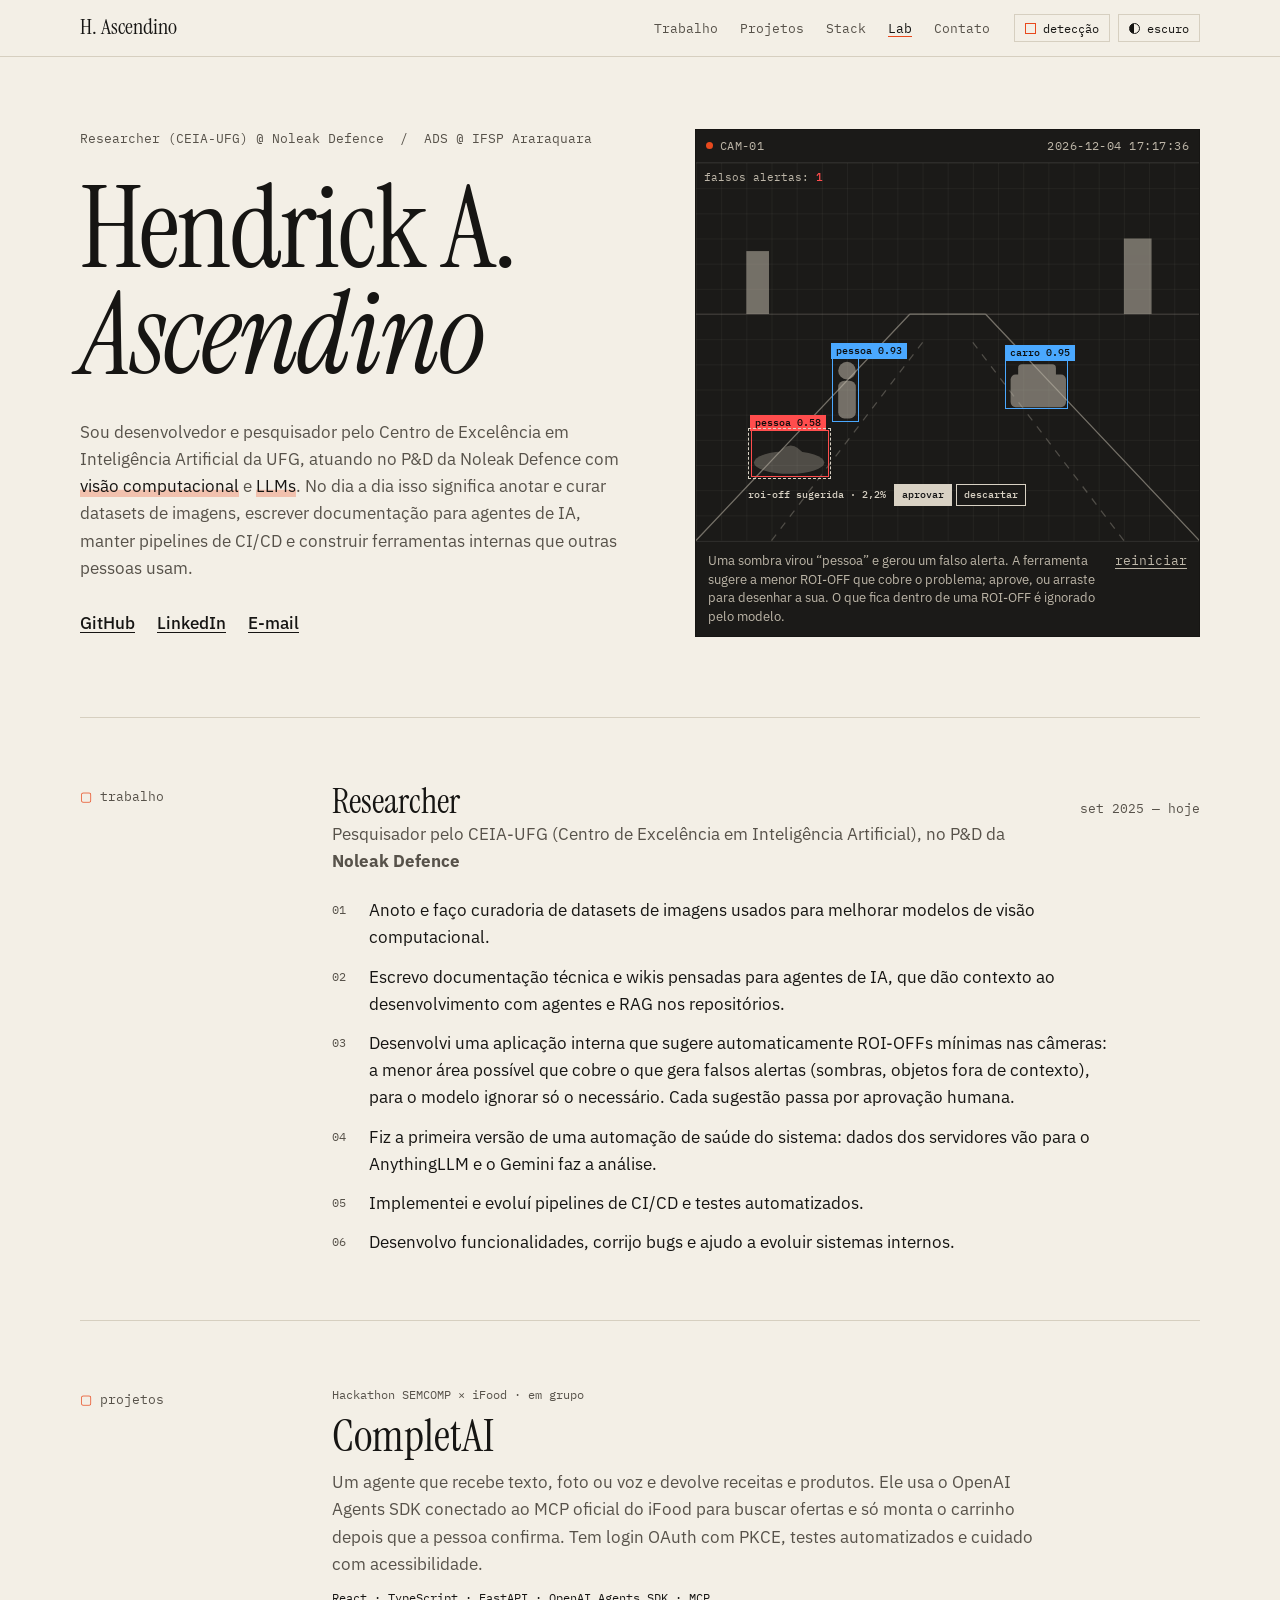
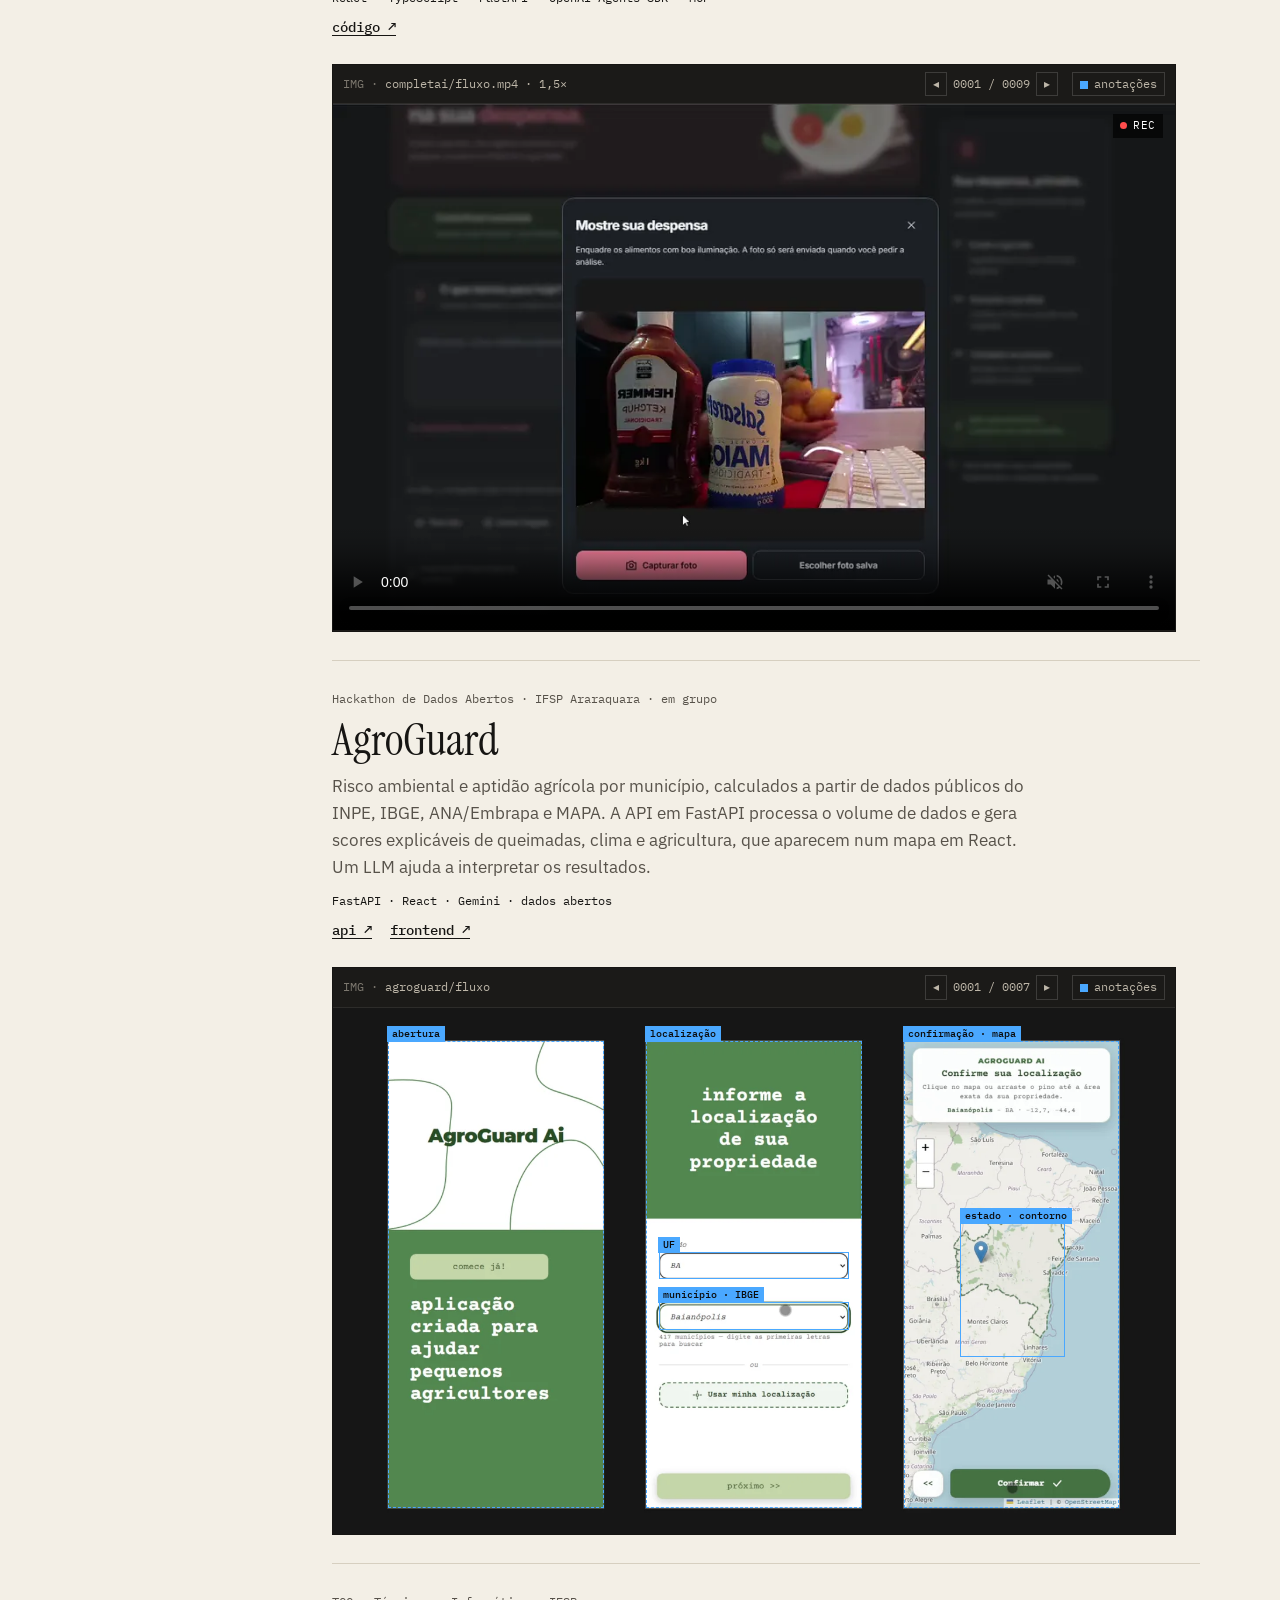
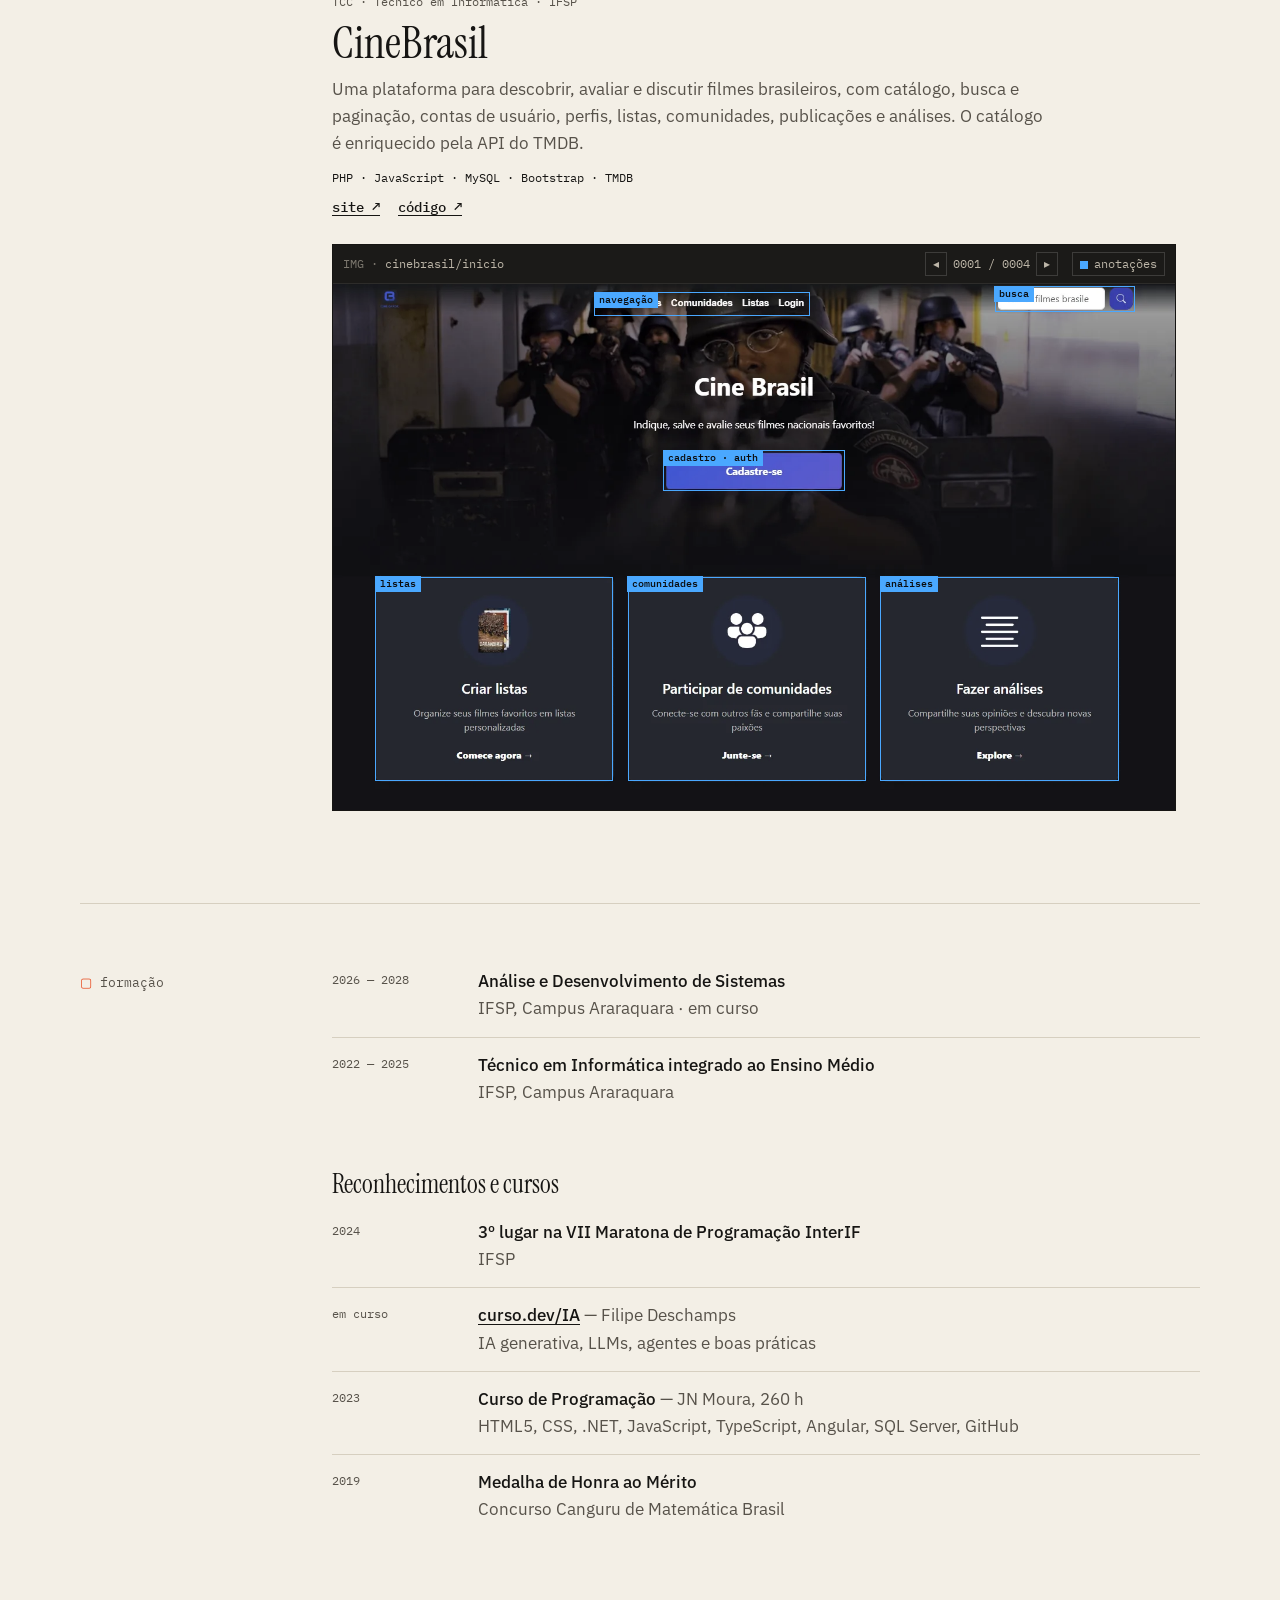
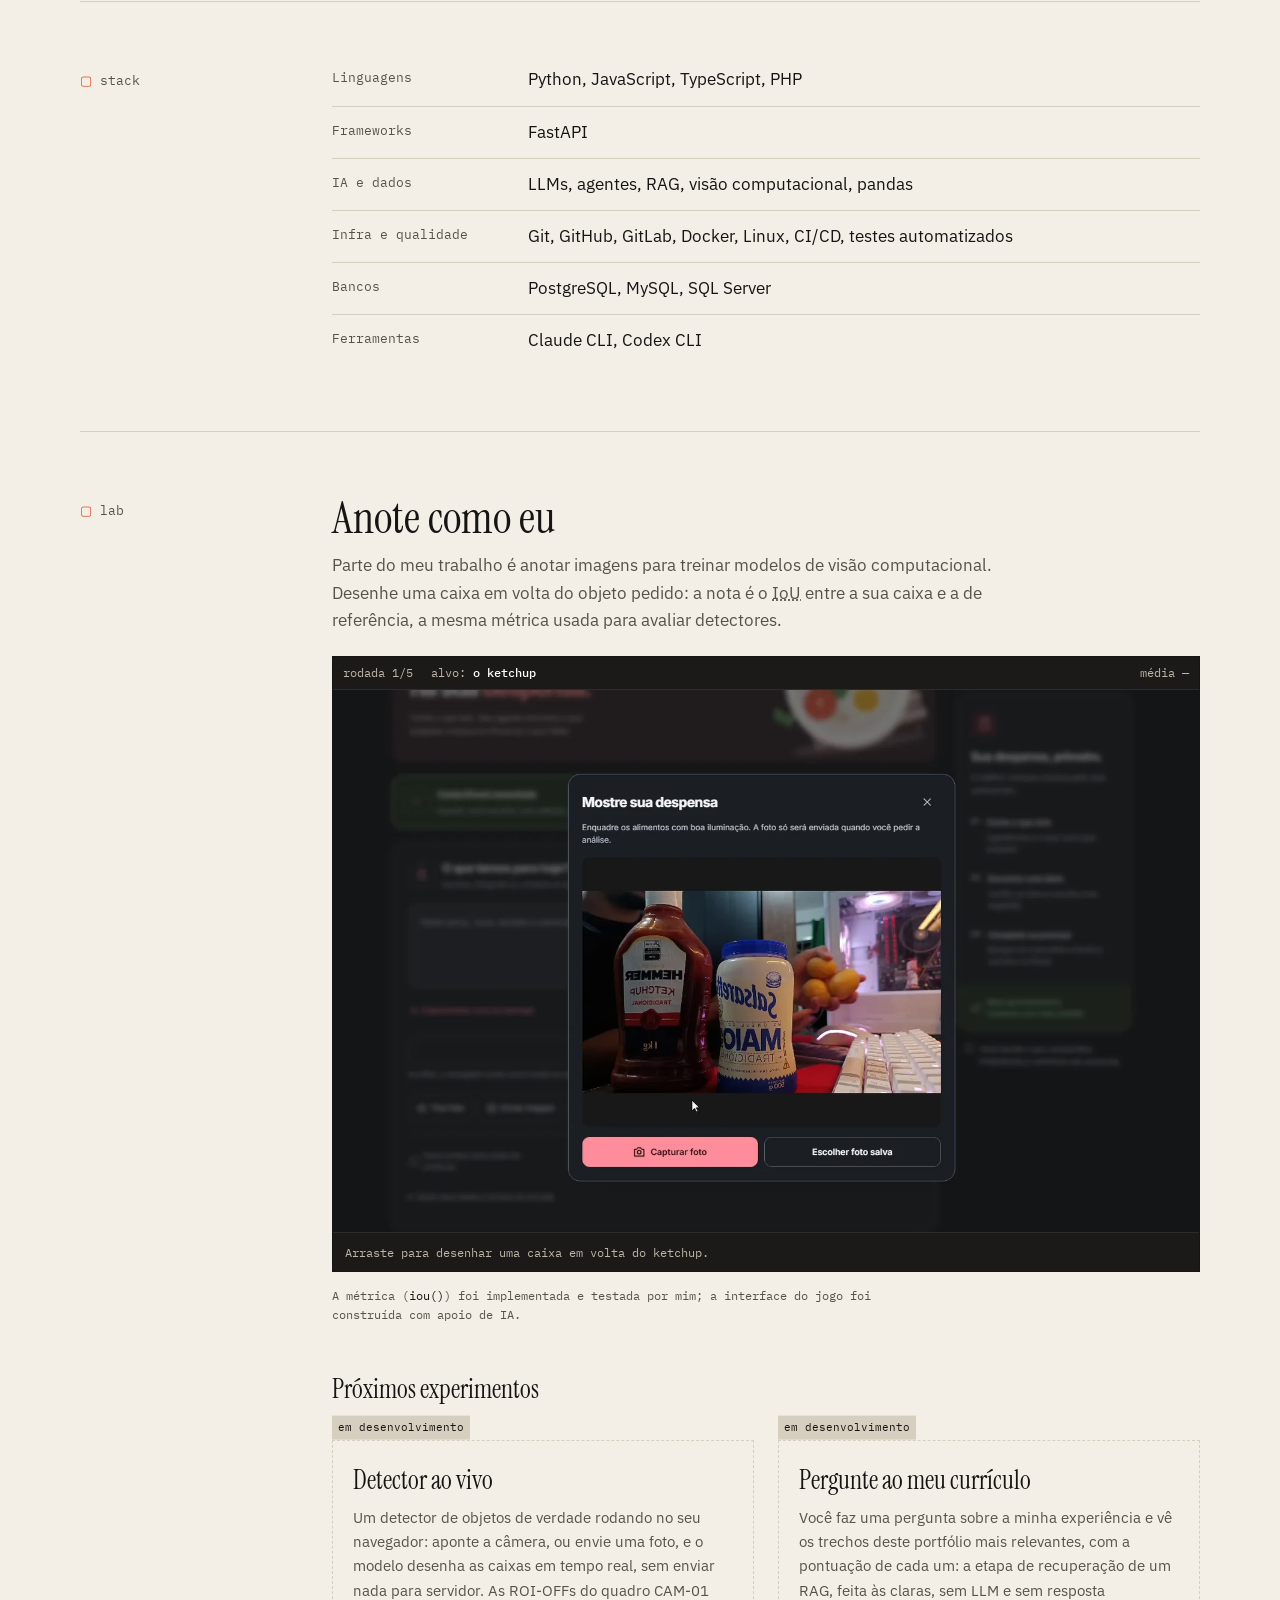
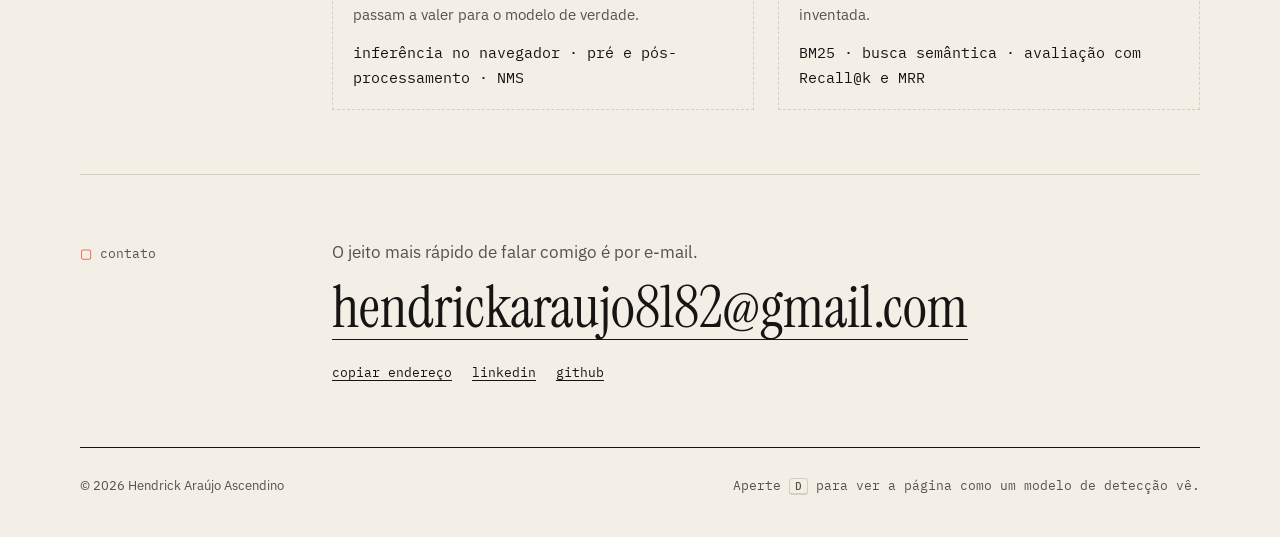
<file: index.html>
<!doctype html>
<html lang="pt-BR">
<head>
  <meta charset="utf-8">
  <meta name="viewport" content="width=device-width, initial-scale=1">
  <title>Hendrick Ascendino</title>
  <meta name="description" content="Hendrick Araújo Ascendino — desenvolvedor e pesquisador no CEIA-UFG. Visão computacional, LLMs, RAG e aplicações full stack.">
  <meta property="og:title" content="Hendrick Ascendino">
  <meta property="og:description" content="Desenvolvedor e pesquisador no CEIA-UFG. Visão computacional, LLMs e full stack.">
  <link rel="icon" href="data:image/svg+xml,<svg xmlns='http://www.w3.org/2000/svg' viewBox='0 0 64 64'><rect width='64' height='64' fill='%23f3efe6'/><path d='M10 22V10h12M42 10h12v12M54 42v12H42M22 54H10V42' fill='none' stroke='%23e8491d' stroke-width='5'/><text x='32' y='42' font-family='Georgia,serif' font-size='30' fill='%23161513' text-anchor='middle'>H</text></svg>">
  <link rel="preconnect" href="https://fonts.googleapis.com">
  <link rel="preconnect" href="https://fonts.gstatic.com" crossorigin>
  <link href="https://fonts.googleapis.com/css2?family=Instrument+Serif:ital@0;1&family=IBM+Plex+Sans:wght@400;500;600&family=IBM+Plex+Mono:wght@400;500&display=swap" rel="stylesheet">
  <link rel="stylesheet" href="styles.css">
  <script>
    document.documentElement.classList.add('js');
    try { const t = localStorage.getItem('theme'); if (t) document.documentElement.dataset.theme = t; } catch (e) {}
  </script>
</head>
<body>
  <a class="skip" href="#conteudo">Pular para o conteúdo</a>

  <header class="top">
    <div class="wrap top__inner">
      <a href="#" class="top__name" data-det="nome">H. Ascendino</a>
      <nav class="top__nav" aria-label="Principal">
        <a href="#trabalho">Trabalho</a>
        <a href="#projetos">Projetos</a>
        <a href="#stack">Stack</a>
        <a href="#lab">Lab</a>
        <a href="#contato">Contato</a>
      </nav>
      <div class="top__tools">
        <button type="button" class="tool" id="detect-toggle" aria-pressed="false" title="Atalho: tecla D">
          <span class="tool__box" aria-hidden="true"></span>detecção
        </button>
        <button type="button" class="tool" id="theme-toggle" aria-label="Alternar tema claro/escuro">
          <span class="tool__theme" aria-hidden="true"></span><span id="theme-label">escuro</span>
        </button>
      </div>
    </div>
  </header>

  <main id="conteudo">

    <!-- ABERTURA -->
    <section class="intro wrap">
      <div class="intro__text">
        <p class="meta">Researcher (CEIA-UFG) @ Noleak Defence &nbsp;/&nbsp; ADS @ IFSP Araraquara</p>
        <h1 data-det="pessoa">Hendrick A.<br><em>Ascendino</em></h1>
        <p class="intro__lead" data-det="resumo">
          Sou desenvolvedor e pesquisador pelo Centro de Excelência em Inteligência Artificial
          da UFG, atuando no P&amp;D da Noleak Defence com <mark>visão computacional</mark> e
          <mark>LLMs</mark>. No dia a dia isso significa
          anotar e curar datasets de imagens, escrever documentação para agentes de IA, manter
          pipelines de CI/CD e construir ferramentas internas que outras pessoas usam.
        </p>
        <p class="intro__links" data-det="links">
          <a href="https://github.com/H3ndrick" target="_blank" rel="noopener">GitHub</a>
          <a href="https://www.linkedin.com/in/hendrick-ascendino/" target="_blank" rel="noopener">LinkedIn</a>
          <a href="mailto:hendrickaraujo8182@gmail.com">E-mail</a>
        </p>
      </div>

      <figure class="cam" data-det="câmera">
        <div class="cam__bar mono">
          <span><span class="rec" aria-hidden="true"></span>CAM-01</span>
          <span id="cam-clock">00:00:00</span>
        </div>
        <div class="cam__frame" id="cam-frame" role="application"
             aria-label="Simulação de câmera: aprove a ROI-OFF sugerida ou arraste para desenhar uma">
          <div class="cam__scene" aria-hidden="true">
            <svg viewBox="0 0 400 300" preserveAspectRatio="xMidYMid slice">
              <defs>
                <pattern id="grid" width="20" height="20" patternUnits="userSpaceOnUse">
                  <path d="M20 0H0V20" fill="none" stroke="currentColor" stroke-width=".5" opacity=".18"/>
                </pattern>
              </defs>
              <rect width="400" height="300" fill="url(#grid)"/>
              <!-- cena em perspectiva: corredor/estacionamento -->
              <g fill="none" stroke="currentColor" stroke-width="1" opacity=".55">
                <path d="M0 300 L170 120 M400 300 L230 120 M170 120 H230"/>
                <path d="M60 300 L182 140 M340 300 L218 140" stroke-dasharray="6 6" opacity=".6"/>
                <path d="M0 120 H400" opacity=".35"/>
              </g>
              <!-- sombra que o modelo confunde com uma pessoa -->
              <g fill="currentColor" opacity=".32">
                <ellipse cx="74" cy="238" rx="28" ry="9"/>
                <path d="M62 236 q12 -22 26 -2 z"/>
              </g>
              <g fill="currentColor" opacity=".55">
                <rect x="250" y="168" width="44" height="26" rx="4"/>
                <rect x="256" y="160" width="30" height="12" rx="3"/>
                <circle cx="120" cy="165" r="7"/>
                <rect x="113" y="173" width="14" height="30" rx="5"/>
                <rect x="40" y="70" width="18" height="50"/>
                <rect x="340" y="60" width="22" height="60"/>
              </g>
            </svg>
          </div>
          <div class="cam__layer" id="cam-layer"></div>
          <div class="cam__cross mono" id="cam-cross" aria-hidden="true"></div>
        </div>
        <figcaption class="cam__caption">
          <span>Uma sombra virou “pessoa” e gerou um falso alerta. A ferramenta sugere a menor ROI-OFF que cobre o problema; aprove, ou arraste para desenhar a sua. O que fica dentro de uma ROI-OFF é ignorado pelo modelo.</span>
          <button type="button" class="link-btn mono" id="cam-clear">reiniciar</button>
        </figcaption>
      </figure>
    </section>

    <!-- TRABALHO -->
    <section class="block wrap" id="trabalho">
      <h2 class="block__label">Trabalho</h2>
      <div class="block__body">
        <article class="job" data-det="experiência">
          <header class="job__head">
            <div>
              <h3>Researcher</h3>
              <p>Pesquisador pelo CEIA-UFG (Centro de Excelência em Inteligência Artificial), no P&amp;D da <strong>Noleak Defence</strong></p>
            </div>
            <p class="mono job__date">set 2025 — hoje</p>
          </header>
          <ul class="job__list">
            <li>Anoto e faço curadoria de datasets de imagens usados para melhorar modelos de visão computacional.</li>
            <li>Escrevo documentação técnica e wikis pensadas para agentes de IA, que dão contexto ao desenvolvimento com agentes e RAG nos repositórios.</li>
            <li>Desenvolvi uma aplicação interna que sugere automaticamente ROI-OFFs mínimas nas câmeras: a menor área possível que cobre o que gera falsos alertas (sombras, objetos fora de contexto), para o modelo ignorar só o necessário. Cada sugestão passa por aprovação humana.</li>
            <li>Fiz a primeira versão de uma automação de saúde do sistema: dados dos servidores vão para o AnythingLLM e o Gemini faz a análise.</li>
            <li>Implementei e evoluí pipelines de CI/CD e testes automatizados.</li>
            <li>Desenvolvo funcionalidades, corrijo bugs e ajudo a evoluir sistemas internos.</li>
          </ul>
        </article>
      </div>
    </section>

    <!-- PROJETOS -->
    <section class="block wrap" id="projetos">
      <h2 class="block__label">Projetos</h2>
      <ol class="block__body projects">
        <li class="proj" data-det="projeto">
          <p class="proj__ctx mono">Hackathon SEMCOMP × iFood · em grupo</p>
          <h3>CompletAI</h3>
          <p class="proj__desc">
            Um agente que recebe texto, foto ou voz e devolve receitas e produtos. Ele usa o
            OpenAI Agents SDK conectado ao MCP oficial do iFood para buscar ofertas e só monta o
            carrinho depois que a pessoa confirma. Tem login OAuth com PKCE, testes automatizados
            e cuidado com acessibilidade.
          </p>
          <p class="proj__stack mono">React · TypeScript · FastAPI · OpenAI Agents SDK · MCP</p>
          <p class="proj__links">
            <a href="https://github.com/YagorVitor/Hackathon-Ifood" target="_blank" rel="noopener">código</a>
          </p>

          <!-- Quadros extraídos da gravação do fluxo completo (endereço desfocado). -->
          <figure class="shot" aria-label="Quadros do CompletAI em funcionamento, com anotações">
            <div class="shot__bar mono">
              <span class="shot__file">completai/fluxo.mp4</span>
              <span class="shot__nav">
                <button type="button" class="shot__btn" data-step="-1" aria-label="Imagem anterior">◂</button>
                <span class="shot__count">0001 / 0009</span>
                <button type="button" class="shot__btn" data-step="1" aria-label="Próxima imagem">▸</button>
              </span>
              <button type="button" class="shot__toggle" aria-pressed="true">anotações</button>
            </div>
            <div class="shot__frame">
              <div class="shot__item shot__item--video" data-file="completai/fluxo.mp4 · 1,5×">
                <video src="img/completai-fluxo.mp4" poster="img/completai-fluxo-poster.webp"
                       muted loop playsinline preload="none"
                       aria-label="Trecho da gravação: a foto da despensa é capturada e o agente lista os ingredientes reconhecidos"></video>
                <span class="shot__rec mono" aria-hidden="true">REC</span>
              </div>
              <div class="shot__item" data-file="completai/inicio" hidden>
                <img src="img/completai-1-inicio.webp" width="1440" height="900" loading="lazy"
                     alt="Tela inicial do CompletAi: etapas do fluxo, conta iFood conectada e campo para descrever a despensa">
                <div class="ann ann--below" style="--l:81.6; --t:3; --w:10.8; --h:4" data-label="OAuth · iFood"></div>
                <div class="ann ann--below" style="--l:58.6; --t:2.6; --w:9.4; --h:5" data-label="acessibilidade"></div>
                <div class="ann ann--out" style="--l:17; --t:12.8; --w:64.6; --h:4.2" data-label="fluxo em 4 etapas"></div>
                <div class="ann" style="--l:6.6; --t:52.3; --w:63.3; --h:10.3" data-label="conta conectada"></div>
                <div class="ann" style="--l:8.5; --t:75.9; --w:59.4; --h:16.1" data-label="entrada · texto"></div>
              </div>
              <div class="shot__item" data-file="completai/foto" hidden>
                <img src="img/completai-2-foto.webp" width="1440" height="900" loading="lazy"
                     alt="Modal Mostre sua despensa capturando pela câmera uma foto com ketchup e maionese">
                <div class="ann ann--group ann--out" style="--l:26.9; --t:15.4; --w:45.1; --h:75.5" data-label="entrada · câmera"></div>
                <div class="ann" style="--l:32.3; --t:37.1; --w:11.9; --h:37.3" data-label="ketchup 0.94"></div>
                <div class="ann" style="--l:44.6; --t:46.2; --w:9; --h:28.2" data-label="maionese 0.91"></div>
                <div class="ann" style="--l:55; --t:48.5; --w:6; --h:12.7" data-label="batata 0.62"></div>
              </div>
              <div class="shot__item" data-file="completai/sugestoes" hidden>
                <img src="img/completai-3-sugestoes.webp" width="1440" height="900" loading="lazy"
                     alt="Três sugestões do agente: aproveitar o que tem, completar no mercado e conveniência">
                <div class="ann ann--out" style="--l:6.6; --t:3.5; --w:10.8; --h:5.3" data-label="voz · TTS"></div>
                <div class="ann ann--out" style="--l:6.6; --t:18.6; --w:20.4; --h:81.2" data-label="aproveitar"></div>
                <div class="ann ann--out" style="--l:27.9; --t:18.6; --w:20.4; --h:81.2" data-label="completar no mercado"></div>
                <div class="ann ann--below" style="--l:29.3; --t:66.6; --w:8.6; --h:4.2" data-label="falta → iFood"></div>
                <div class="ann ann--out" style="--l:49.3; --t:18.6; --w:20.4; --h:81.2" data-label="conveniência"></div>
                <div class="ann ann--out" style="--l:73.4; --t:20; --w:17.4; --h:10.8" data-label="ingredientes reconhecidos"></div>
              </div>
              <div class="shot__item" data-file="completai/oferta" hidden>
                <img src="img/completai-4-oferta.webp" width="1440" height="900" loading="lazy"
                     alt="Oferta de carne moída retornada pelo MCP do iFood, com loja, preço, frete e custo estimado">
                <div class="ann ann--out" style="--l:8.1; --t:22.7; --w:60.3; --h:17.3" data-label="oferta · MCP iFood"></div>
                <div class="ann" style="--l:8.1; --t:41.6; --w:60.3; --h:19.6" data-label="custo estimado"></div>
                <div class="ann" style="--l:8.1; --t:62.7; --w:60.3; --h:5.9" data-label="montar carrinho"></div>
              </div>
              <div class="shot__item" data-file="completai/revisao" hidden>
                <img src="img/completai-5-revisao.webp" width="1440" height="900" loading="lazy"
                     alt="Revisão do carrinho antes de confirmar, com item, subtotal estimado e aviso do que acontece ao confirmar">
                <div class="ann ann--out" style="--l:6.6; --t:17.9; --w:63.3; --h:46.4" data-label="carrinho proposto"></div>
                <div class="ann" style="--l:8.1; --t:35.1; --w:60.1; --h:5.2" data-label="endereço · oculto"></div>
                <div class="ann" style="--l:6.6; --t:66.4; --w:63.3; --h:10.8" data-label="confirmação humana"></div>
              </div>
              <div class="shot__item" data-file="completai/resultado" hidden>
                <img src="img/completai-6-resultado.webp" width="1440" height="900" loading="lazy"
                     alt="Resultado do MCP do iFood: itens conferidos no carrinho com subtotal, descontos e total">
                <div class="ann ann--out" style="--l:17; --t:13; --w:66; --h:4.2" data-label="etapa 4/4"></div>
                <div class="ann ann--out" style="--l:6.6; --t:30.4; --w:63.3; --h:11.7" data-label="resposta · MCP iFood"></div>
                <div class="ann ann--out" style="--l:8.1; --t:59; --w:60.3; --h:14.7" data-label="totais do iFood"></div>
              </div>
              <div class="shot__item" data-file="completai/inicio · tema claro" hidden>
                <img src="img/completai-7-claro.webp" width="1440" height="900" loading="lazy"
                     alt="Tela inicial do CompletAi no tema claro, com o painel para conectar a conta iFood">
                <div class="ann ann--below" style="--l:80.4; --t:2.3; --w:12.4; --h:5.5" data-label="OAuth · iFood"></div>
                <div class="ann ann--below" style="--l:58.2; --t:2.3; --w:9.6; --h:5.5" data-label="acessibilidade"></div>
                <div class="ann ann--out" style="--l:17.7; --t:12.9; --w:64.6; --h:3.9" data-label="fluxo em 4 etapas"></div>
                <div class="ann ann--out" style="--l:7.2; --t:52.4; --w:63.1; --h:16.4" data-label="login OAuth · PKCE"></div>
                <div class="ann ann--out" style="--l:9; --t:82.1; --w:59.4; --h:16" data-label="entrada · texto"></div>
              </div>
              <div class="shot__item" data-file="completai/camera · tema claro" hidden>
                <img src="img/completai-8-camera-off.webp" width="1440" height="900" loading="lazy"
                     alt="Modal da câmera no tema claro avisando que a câmera foi desligada ao sair da aba">
                <div class="ann ann--group ann--out" style="--l:27.5; --t:12.7; --w:45; --h:85" data-label="entrada · câmera"></div>
                <div class="ann" style="--l:29.3; --t:28.3; --w:41.4; --h:49.8" data-label="câmera · sem sinal"></div>
                <div class="ann ann--out" style="--l:29.3; --t:79.9; --w:41.4; --h:7.6" data-label="erro tratado"></div>
              </div>
              <div class="shot__scan" aria-hidden="true"></div>
            </div>
          </figure>
        </li>

        <li class="proj" data-det="projeto">
          <p class="proj__ctx mono">Hackathon de Dados Abertos · IFSP Araraquara · em grupo</p>
          <h3>AgroGuard</h3>
          <p class="proj__desc">
            Risco ambiental e aptidão agrícola por município, calculados a partir de dados públicos
            do INPE, IBGE, ANA/Embrapa e MAPA. A API em FastAPI processa o volume de dados e gera
            scores explicáveis de queimadas, clima e agricultura, que aparecem num mapa em React.
            Um LLM ajuda a interpretar os resultados.
          </p>
          <p class="proj__stack mono">FastAPI · React · Gemini · dados abertos</p>
          <p class="proj__links">
            <a href="https://github.com/H3ndrick/agroguard-api" target="_blank" rel="noopener">api</a>
            <a href="https://github.com/gugah-com-h/AgroGuardAI" target="_blank" rel="noopener">frontend</a>
          </p>

          <!-- Trípticos montados a partir da gravação do app no celular (sem a localização real do usuário). -->
          <figure class="shot" aria-label="Telas do AgroGuard no celular, com anotações">
            <div class="shot__bar mono">
              <span class="shot__file">agroguard/fluxo</span>
              <span class="shot__nav">
                <button type="button" class="shot__btn" data-step="-1" aria-label="Imagem anterior">◂</button>
                <span class="shot__count">0001 / 0007</span>
                <button type="button" class="shot__btn" data-step="1" aria-label="Próxima imagem">▸</button>
              </span>
              <button type="button" class="shot__toggle" aria-pressed="true">anotações</button>
            </div>
            <div class="shot__frame">
              <div class="shot__item" data-file="agroguard/fluxo">
                <img src="img/agroguard-1-fluxo.webp" width="1440" height="900" loading="lazy"
                     alt="Abertura, escolha da localização e confirmação do ponto no mapa">
                <div class="ann ann--group ann--out" style="--l:6.53; --t:6.22; --w:25.62; --h:88.89" data-label="abertura"></div>
                <div class="ann ann--group ann--out" style="--l:37.15; --t:6.22; --w:25.62; --h:88.89" data-label="localização"></div>
                <div class="ann ann--out" style="--l:38.69; --t:46.41; --w:22.56; --h:5.19" data-label="UF"></div>
                <div class="ann ann--out" style="--l:38.69; --t:55.85; --w:22.56; --h:5.46" data-label="município · IBGE"></div>
                <div class="ann ann--group ann--out" style="--l:67.78; --t:6.22; --w:25.62; --h:88.89" data-label="confirmação · mapa"></div>
                <div class="ann" style="--l:74.52; --t:38.17; --w:12.44; --h:28.24" data-label="estado · contorno"></div>
              </div>
              <div class="shot__item" data-file="agroguard/risco-por-municipio" hidden>
                <img src="img/agroguard-2-risco.webp" width="1440" height="900" loading="lazy"
                     alt="Mapa de calor de queimadas e nível de perigo em Araraquara (alto), Baianópolis (crítico) e Tapurah (baixo)">
                <div class="ann ann--group ann--out" style="--l:6.53; --t:6.22; --w:25.62; --h:88.89" data-label="Araraquara-SP · alto"></div>
                <div class="ann ann--out" style="--l:7.63; --t:80.62; --w:23.43; --h:5.23" data-label="nível de perigo"></div>
                <div class="ann ann--group ann--out" style="--l:37.15; --t:6.22; --w:25.62; --h:88.89" data-label="Baianópolis-BA · crítico"></div>
                <div class="ann" style="--l:42.16; --t:36.78; --w:14.46; --h:23.15" data-label="focos de calor · INPE"></div>
                <div class="ann ann--out" style="--l:38.25; --t:80.62; --w:23.43; --h:5.23" data-label="nível de perigo"></div>
                <div class="ann ann--group ann--out" style="--l:67.78; --t:6.22; --w:25.62; --h:88.89" data-label="Tapurah-MT · baixo"></div>
                <div class="ann ann--out" style="--l:68.88; --t:80.62; --w:23.43; --h:5.23" data-label="nível de perigo"></div>
              </div>
              <div class="shot__item" data-file="agroguard/scores" hidden>
                <img src="img/agroguard-3-scores.webp" width="1440" height="900" loading="lazy"
                     alt="Scores de risco, fogo, clima, agricultura e ZARC calculados para os três municípios, com os dados usados no cálculo">
                <div class="ann ann--group ann--out" style="--l:6.53; --t:6.22; --w:25.62; --h:88.89" data-label="Araraquara-SP"></div>
                <div class="ann ann--out" style="--l:7.34; --t:33.44; --w:22.13; --h:8.43" data-label="scores 0–100"></div>
                <div class="ann ann--group ann--out" style="--l:37.15; --t:6.22; --w:25.62; --h:88.89" data-label="Baianópolis-BA"></div>
                <div class="ann ann--out" style="--l:37.96; --t:33.44; --w:22.13; --h:8.43" data-label="scores 0–100"></div>
                <div class="ann" style="--l:38.05; --t:43.72; --w:23.77; --h:36.11" data-label="dados abertos"></div>
                <div class="ann ann--group ann--out" style="--l:67.78; --t:6.22; --w:25.62; --h:88.89" data-label="Tapurah-MT"></div>
                <div class="ann ann--out" style="--l:68.59; --t:33.44; --w:22.13; --h:8.43" data-label="scores 0–100"></div>
              </div>
              <div class="shot__item" data-file="agroguard/assistente" hidden>
                <img src="img/agroguard-4-assistente.webp" width="1440" height="900" loading="lazy"
                     alt="Assistente de IA: pergunta sobre o plantio de mandioca, resposta baseada nos dados e recomendação">
                <div class="ann ann--group ann--out" style="--l:6.53; --t:6.22; --w:25.62; --h:88.89" data-label="pergunta"></div>
                <div class="ann ann--out" style="--l:7.19; --t:82.15; --w:20.68; --h:12.27" data-label="pergunta livre"></div>
                <div class="ann ann--group ann--out" style="--l:37.15; --t:6.22; --w:25.62; --h:88.89" data-label="resposta · LLM"></div>
                <div class="ann" style="--l:38.25; --t:47.89; --w:22.56; --h:40.28" data-label="explica com os dados"></div>
                <div class="ann ann--group ann--out" style="--l:67.78; --t:6.22; --w:25.62; --h:88.89" data-label="recomendação"></div>
              </div>
              <div class="shot__item" data-file="agroguard/desktop · localizacao" hidden>
                <img src="img/agroguard-5-desktop-form.webp" width="1440" height="900" loading="lazy"
                     alt="AgroGuard no desktop: escolha do estado SP e do município Araraquara">
                <div class="ann ann--out" style="--l:6.94; --t:36.4; --w:36.1; --h:5.2" data-label="UF"></div>
                <div class="ann ann--out" style="--l:6.94; --t:46.8; --w:36.1; --h:5.2" data-label="município · IBGE"></div>
                <div class="ann" style="--l:6.94; --t:61; --w:36.1; --h:5.1" data-label="geolocalização"></div>
              </div>
              <div class="shot__item" data-file="agroguard/desktop · mapa" hidden>
                <img src="img/agroguard-6-desktop-mapa.webp" width="1440" height="900" loading="lazy"
                     alt="AgroGuard no desktop: mapa de calor de Araraquara com nível de perigo baixo e painel do assistente com scores e análise">
                <div class="ann ann--out" style="--l:35.1; --t:45.2; --w:2.1; --h:5" data-label="propriedade"></div>
                <div class="ann" style="--l:33.5; --t:55.2; --w:5.9; --h:7.2" data-label="focos · INPE"></div>
                <div class="ann ann--out" style="--l:23.1; --t:90; --w:26.1; --h:6.4" data-label="nível de perigo"></div>
                <div class="ann ann--out" style="--l:73; --t:7.4; --w:23.6; --h:9.2" data-label="scores 0–100"></div>
                <div class="ann" style="--l:73.3; --t:22.2; --w:21.8; --h:69" data-label="análise · LLM"></div>
              </div>
              <div class="shot__item" data-file="agroguard/desktop · dados" hidden>
                <img src="img/agroguard-7-desktop-dados.webp" width="1440" height="900" loading="lazy"
                     alt="AgroGuard no desktop: dados usados no cálculo, com fogo, clima, agricultura e aptidão ZARC">
                <div class="ann" style="--l:73; --t:22.2; --w:26.3; --h:11.9" data-label="fogo · INPE"></div>
                <div class="ann" style="--l:73; --t:35.1; --w:26.3; --h:5.7" data-label="clima"></div>
                <div class="ann" style="--l:73; --t:41.9; --w:26.3; --h:11.8" data-label="agricultura · seguro rural"></div>
                <div class="ann" style="--l:73; --t:54.7; --w:26.3; --h:7.9" data-label="aptidão · ZARC"></div>
              </div>
              <div class="shot__scan" aria-hidden="true"></div>
            </div>
          </figure>
        </li>

        <li class="proj" data-det="projeto">
          <p class="proj__ctx mono">TCC · Técnico em Informática · IFSP</p>
          <h3>CineBrasil</h3>
          <p class="proj__desc">
            Uma plataforma para descobrir, avaliar e discutir filmes brasileiros, com catálogo,
            busca e paginação, contas de usuário, perfis, listas, comunidades, publicações e
            análises. O catálogo é enriquecido pela API do TMDB.
          </p>
          <p class="proj__stack mono">PHP · JavaScript · MySQL · Bootstrap · TMDB</p>
          <p class="proj__links">
            <a href="https://cinebrasil.gt.tc" target="_blank" rel="noopener">site</a>
            <a href="https://github.com/H3ndrick/cinebrasil-tcc" target="_blank" rel="noopener">código</a>
          </p>

          <!-- Visualizador de prints no estilo dataset anotado.
               Cada .shot__item é um "frame"; as caixas usam % da imagem (--l, --t, --w, --h). -->
          <figure class="shot" aria-label="Capturas de tela do CineBrasil com anotações">
            <div class="shot__bar mono">
              <span class="shot__file">cinebrasil/inicio</span>
              <span class="shot__nav">
                <button type="button" class="shot__btn" data-step="-1" aria-label="Imagem anterior">◂</button>
                <span class="shot__count">0001 / 0004</span>
                <button type="button" class="shot__btn" data-step="1" aria-label="Próxima imagem">▸</button>
              </span>
              <button type="button" class="shot__toggle" aria-pressed="true">anotações</button>
            </div>
            <div class="shot__frame">
              <div class="shot__item" data-file="cinebrasil/inicio">
                <img src="img/cinebrasil-inicio.webp" width="1440" height="900" loading="lazy"
                     alt="Página inicial do CineBrasil: menu, busca, botão de cadastro e cards de listas, comunidades e análises">
                <div class="ann" style="--l:31; --t:1.6; --w:25.6; --h:4.4" data-label="navegação"></div>
                <div class="ann" style="--l:78.6; --t:.4; --w:16.6; --h:5" data-label="busca"></div>
                <div class="ann" style="--l:39.2; --t:31.6; --w:21.6; --h:7.8" data-label="cadastro · auth"></div>
                <div class="ann" style="--l:5; --t:55.6; --w:28.3; --h:38.9" data-label="listas"></div>
                <div class="ann" style="--l:35; --t:55.6; --w:28.3; --h:38.9" data-label="comunidades"></div>
                <div class="ann" style="--l:65; --t:55.6; --w:28.3; --h:38.9" data-label="análises"></div>
              </div>
              <div class="shot__item" data-file="cinebrasil/filmes" hidden>
                <img src="img/cinebrasil-filmes.webp" width="1440" height="900" loading="lazy"
                     alt="Catálogo de filmes brasileiros do CineBrasil em grade de pôsteres, com dados da API do TMDB">
                <div class="ann" style="--l:78.6; --t:.4; --w:16.6; --h:5" data-label="busca"></div>
                <div class="ann" style="--l:13.06; --t:8.89; --w:13.89; --h:33.33" data-label="filme 0.98"></div>
                <div class="ann" style="--l:28.06; --t:8.89; --w:13.89; --h:33.33" data-label="filme 0.97"></div>
                <div class="ann" style="--l:43.06; --t:8.89; --w:13.89; --h:33.33" data-label="filme 0.99"></div>
                <div class="ann" style="--l:58.06; --t:8.89; --w:13.89; --h:33.33" data-label="filme 0.96"></div>
                <div class="ann" style="--l:73.06; --t:8.89; --w:13.89; --h:33.33" data-label="filme 0.98"></div>
                <div class="ann ann--group" style="--l:12.4; --t:43.4; --w:75.2; --h:56.6" data-label="catálogo · API TMDB"></div>
              </div>
              <div class="shot__item" data-file="cinebrasil/filme?id=1000837" hidden>
                <img src="img/cinebrasil-filme.webp" width="1440" height="900" loading="lazy"
                     alt="Página do filme Ainda Estou Aqui no CineBrasil: capa, sinopse, botão de adicionar à lista, análise do usuário e média de avaliações">
                <div class="ann" style="--l:7; --t:14.8; --w:13.4; --h:31.4" data-label="capa · TMDB"></div>
                <div class="ann ann--out" style="--l:25; --t:39.6; --w:19.2; --h:7.2" data-label="filme 0.99"></div>
                <div class="ann ann--out" style="--l:74; --t:40.6; --w:21.2; --h:23.4" data-label="minha análise"></div>
                <div class="ann ann--out" style="--l:4.7; --t:47.9; --w:11.3; --h:5.5" data-label="listas"></div>
                <div class="ann" style="--l:4.7; --t:54.6; --w:68.6; --h:11.4" data-label="sinopse"></div>
                <div class="ann" style="--l:4.7; --t:83.2; --w:20.3; --h:16.8" data-label="média das notas"></div>
              </div>
              <div class="shot__item" data-file="cinebrasil/perfil" hidden>
                <img src="img/cinebrasil-perfil.webp" width="1440" height="900" loading="lazy"
                     alt="Perfil de usuário no CineBrasil com foto, seguidores e avaliações de O Homem Que Copiava e Bacurau">
                <div class="ann" style="--l:18.9; --t:12.9; --w:12.3; --h:20" data-label="pessoa 0.91"></div>
                <div class="ann ann--out" style="--l:68.5; --t:26.4; --w:13; --h:4.8" data-label="seguidores"></div>
                <div class="ann ann--out" style="--l:41.9; --t:33.3; --w:15.5; --h:3.4" data-label="avaliações · comunidades · listas"></div>
                <div class="ann" style="--l:24.3; --t:40.6; --w:50.1; --h:22.6" data-label="avaliação 0.97"></div>
                <div class="ann" style="--l:24.3; --t:67.4; --w:50.1; --h:22.6" data-label="avaliação 0.99"></div>
              </div>
              <div class="shot__scan" aria-hidden="true"></div>
            </div>
          </figure>
        </li>
      </ol>
    </section>

    <!-- FORMAÇÃO -->
    <section class="block wrap" id="formacao">
      <h2 class="block__label">Formação</h2>
      <div class="block__body">
        <ul class="rows">
          <li data-det="formação">
            <span class="mono rows__date">2026 — 2028</span>
            <span><strong>Análise e Desenvolvimento de Sistemas</strong><br>IFSP, Campus Araraquara · em curso</span>
          </li>
          <li data-det="formação">
            <span class="mono rows__date">2022 — 2025</span>
            <span><strong>Técnico em Informática integrado ao Ensino Médio</strong><br>IFSP, Campus Araraquara</span>
          </li>
        </ul>

        <h3 class="sub">Reconhecimentos e cursos</h3>
        <ul class="rows">
          <li data-det="prêmio">
            <span class="mono rows__date">2024</span>
            <span><strong>3º lugar na VII Maratona de Programação InterIF</strong><br>IFSP</span>
          </li>
          <li data-det="curso">
            <span class="mono rows__date">em curso</span>
            <span><strong><a href="https://curso.dev/ia" target="_blank" rel="noopener">curso.dev/IA</a></strong> — Filipe Deschamps<br>IA generativa, LLMs, agentes e boas práticas</span>
          </li>
          <li data-det="curso">
            <span class="mono rows__date">2023</span>
            <span><strong>Curso de Programação</strong> — JN Moura, 260 h<br>HTML5, CSS, .NET, JavaScript, TypeScript, Angular, SQL Server, GitHub</span>
          </li>
          <li data-det="prêmio">
            <span class="mono rows__date">2019</span>
            <span><strong>Medalha de Honra ao Mérito</strong><br>Concurso Canguru de Matemática Brasil</span>
          </li>
        </ul>
      </div>
    </section>

    <!-- STACK -->
    <section class="block wrap" id="stack">
      <h2 class="block__label">Stack</h2>
      <dl class="block__body stack" data-det="habilidades">
        <div><dt>Linguagens</dt><dd>Python, JavaScript, TypeScript, PHP</dd></div>
        <div><dt>Frameworks</dt><dd>FastAPI</dd></div>
        <div><dt>IA e dados</dt><dd>LLMs, agentes, RAG, visão computacional, pandas</dd></div>
        <div><dt>Infra e qualidade</dt><dd>Git, GitHub, GitLab, Docker, Linux, CI/CD, testes automatizados</dd></div>
        <div><dt>Bancos</dt><dd>PostgreSQL, MySQL, SQL Server</dd></div>
        <div><dt>Ferramentas</dt><dd>Claude CLI, Codex CLI</dd></div>
      </dl>
    </section>

    <!-- LAB -->
    <section class="block wrap" id="lab">
      <h2 class="block__label">Lab</h2>
      <div class="block__body">
        <h3 class="lab__title">Anote como eu</h3>
        <p class="lab__lead">
          Parte do meu trabalho é anotar imagens para treinar modelos de visão computacional.
          Desenhe uma caixa em volta do objeto pedido: a nota é o <abbr title="Intersection over Union">IoU</abbr>
          entre a sua caixa e a de referência, a mesma métrica usada para avaliar detectores.
        </p>
        <figure class="game" data-det="jogo">
          <div class="game__bar mono">
            <span id="game-round">rodada 1/5</span>
            <span class="game__target">alvo: <b id="game-target">—</b></span>
            <span id="game-score">média —</span>
          </div>
          <div class="game__frame" id="game-frame" role="application"
               aria-label="Área de anotação: arraste para desenhar uma caixa em volta do objeto pedido">
            <img id="game-img" src="img/completai-2-foto.webp" width="1440" height="900" alt="" draggable="false">
            <div class="game__layer" id="game-layer"></div>
            <div class="game__end" id="game-end" hidden></div>
          </div>
          <div class="game__panel">
            <p class="game__msg mono" id="game-msg" aria-live="polite"></p>
            <div class="game__actions">
              <button type="button" class="link-btn mono" id="game-retry" hidden>redesenhar</button>
              <button type="button" class="tool" id="game-confirm" hidden>confirmar</button>
              <button type="button" class="tool" id="game-next" hidden>próxima →</button>
            </div>
          </div>
        </figure>
        <p class="lab__note mono">
          A métrica (<code>iou()</code>) foi implementada e testada por mim;
          a interface do jogo foi construída com apoio de IA.
        </p>

        <h3 class="sub">Próximos experimentos</h3>
        <ul class="wip">
          <li class="wip__item" data-det="em desenvolvimento">
            <span class="wip__tag mono">em desenvolvimento</span>
            <h4>Detector ao vivo</h4>
            <p>
              Um detector de objetos de verdade rodando no seu navegador: aponte a câmera, ou envie uma foto,
              e o modelo desenha as caixas em tempo real, sem enviar nada para servidor. As ROI-OFFs do
              quadro CAM-01 passam a valer para o modelo de verdade.
            </p>
            <p class="wip__stack mono">inferência no navegador · pré e pós-processamento · NMS</p>
          </li>
          <li class="wip__item" data-det="em desenvolvimento">
            <span class="wip__tag mono">em desenvolvimento</span>
            <h4>Pergunte ao meu currículo</h4>
            <p>
              Você faz uma pergunta sobre a minha experiência e vê os trechos deste portfólio mais
              relevantes, com a pontuação de cada um: a etapa de recuperação de um RAG, feita às claras,
              sem LLM e sem resposta inventada.
            </p>
            <p class="wip__stack mono">BM25 · busca semântica · avaliação com Recall@k e MRR</p>
          </li>
        </ul>
      </div>
    </section>

    <!-- CONTATO -->
    <section class="block wrap contact" id="contato">
      <h2 class="block__label">Contato</h2>
      <div class="block__body">
        <p class="contact__lead">O jeito mais rápido de falar comigo é por e-mail.</p>
        <a class="contact__mail" href="mailto:hendrickaraujo8182@gmail.com" data-det="e-mail">hendrickaraujo8182@gmail.com</a>
        <p class="contact__more">
          <button type="button" class="link-btn mono" id="copy-email" data-email="hendrickaraujo8182@gmail.com">copiar endereço</button>
          <a class="mono" href="https://www.linkedin.com/in/hendrick-ascendino/" target="_blank" rel="noopener">linkedin</a>
          <a class="mono" href="https://github.com/H3ndrick" target="_blank" rel="noopener">github</a>
          <span class="mono status" id="copy-status" role="status" aria-live="polite"></span>
        </p>
      </div>
    </section>
  </main>

  <footer class="foot wrap">
    <p>© <span id="year"></span> Hendrick Araújo Ascendino</p>
    <p class="mono">Aperte <kbd>D</kbd> para ver a página como um modelo de detecção vê.</p>
  </footer>

  <div class="det-layer" id="det-layer" aria-hidden="true"></div>
  <p class="det-hud mono" id="det-hud" aria-live="polite"></p>

  <script src="js/iou.js"></script>
  <script src="js/game.js"></script>
  <script src="script.js"></script>
</body>
</html>
</file>
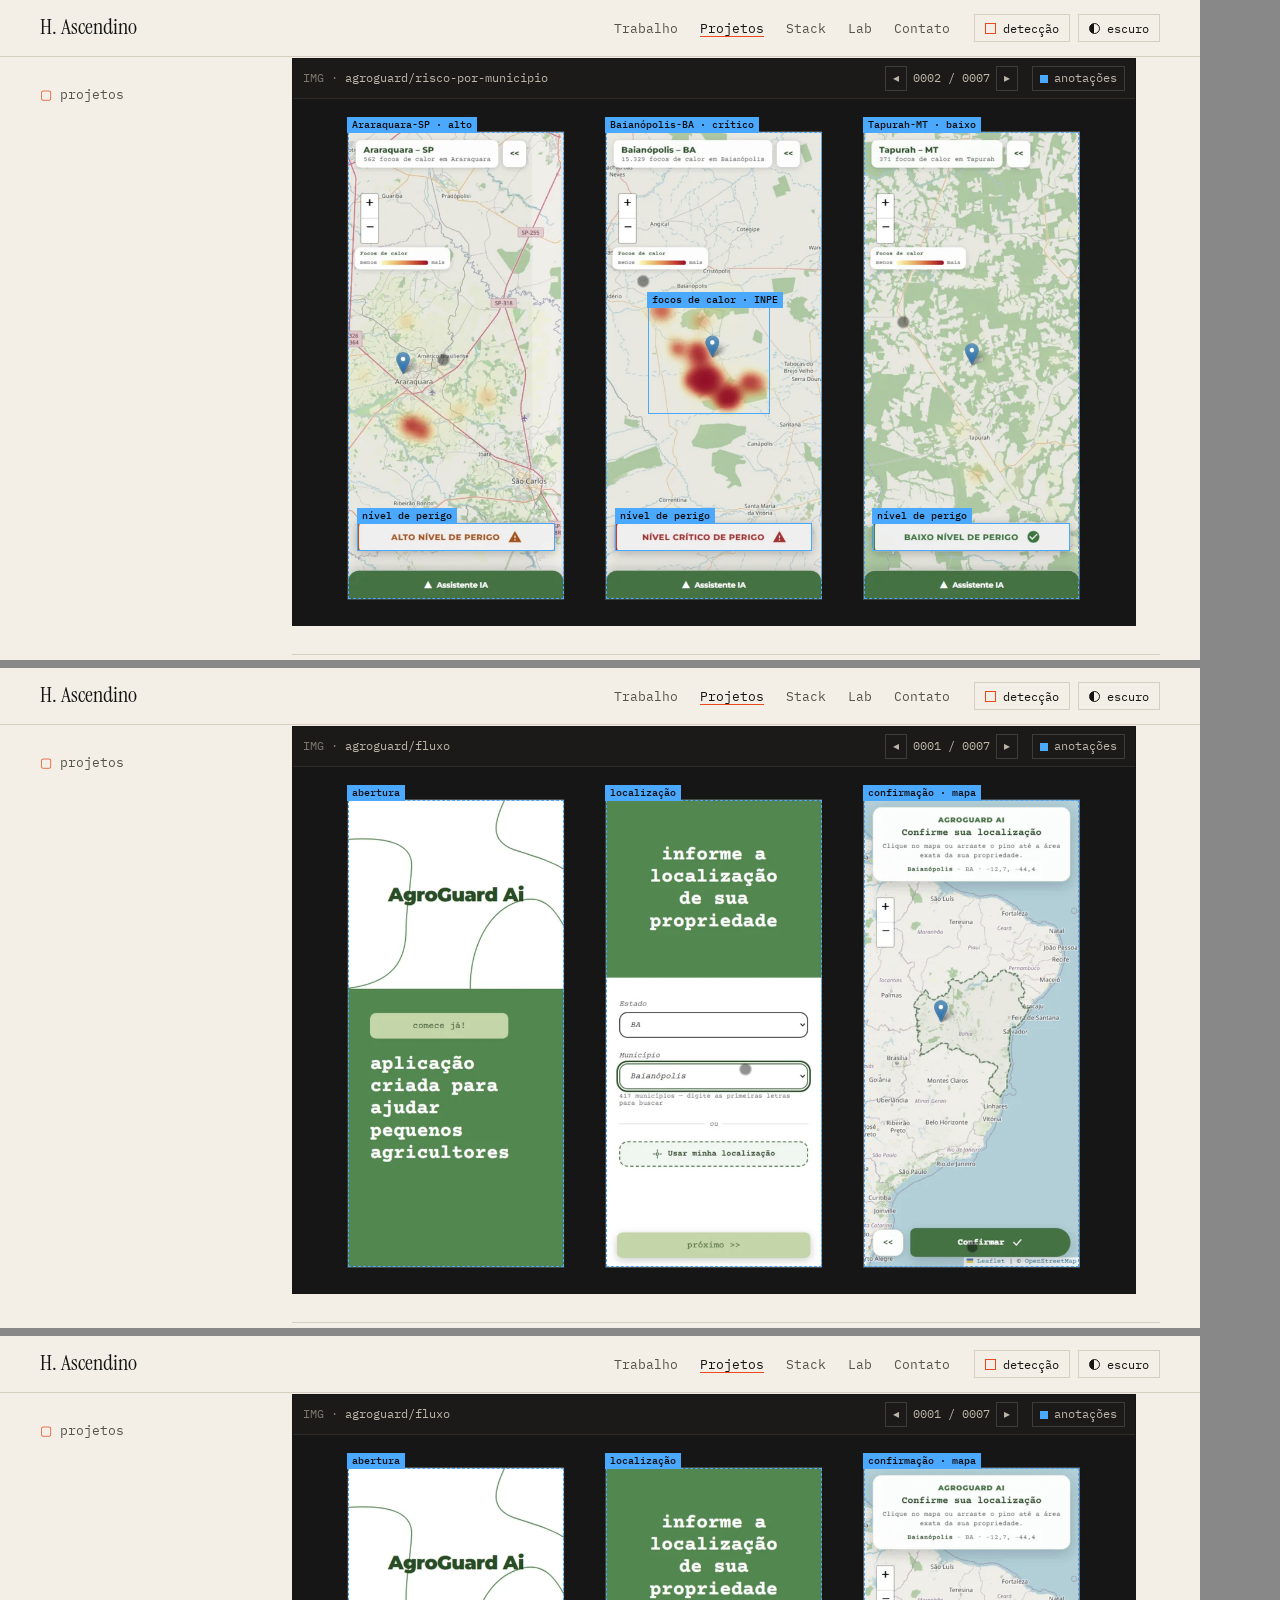
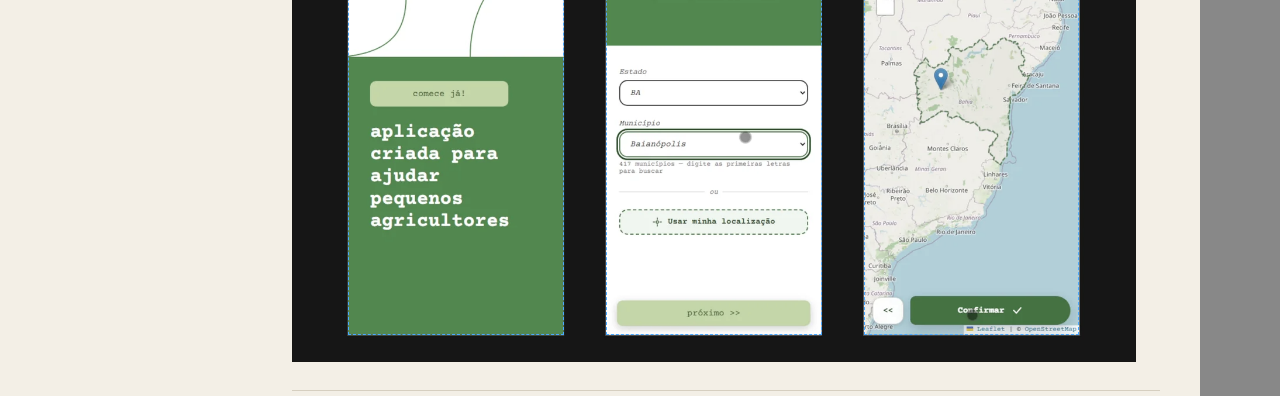
<file: _test.html>
<!doctype html>
<html><head><meta charset="utf-8"><style>body{margin:0;display:grid;gap:8px;background:#888}iframe{border:0}</style></head>
<body>
<iframe id="a" src="index.html" width="1200" height="660"></iframe>
<iframe id="b" src="index.html" width="1200" height="660"></iframe>
<iframe id="c" src="index.html" width="1200" height="660"></iframe>
<script>
  const go = (id, steps) => {
    const f = document.getElementById(id);
    f.addEventListener('load', () => {
      const w = f.contentWindow, d = w.document;
      d.documentElement.style.scrollBehavior = 'auto';
      d.querySelectorAll('.block').forEach(b => b.classList.add('seen'));
      const s = d.querySelectorAll('.shot')[1];
      w.scrollTo(0, s.getBoundingClientRect().top + w.scrollY - 70);
      setTimeout(() => { for (let i = 0; i < steps; i++) s.querySelector('.shot__btn[data-step="1"]').click(); }, 400);
    });
  };
  go('a', 1); go('b', 2); go('c', 5);
</script>
</body></html>
</file>
<file: styles.css>
/* ---------- tokens ---------- */
:root {
  --paper: #f3efe6;
  --paper-2: #ebe6da;
  --ink: #161513;
  --ink-2: #57524a;
  --rule: #d6cfc0;
  --mark: #e8491d;       /* laranja de ferramenta de anotação */
  --mark-ink: #ffffff;
  --cam-bg: #1b1a18;
  --cam-ink: #bdb6a8;
  /* cores do quadro de câmera */
  --det-ok: #4aa8ff;     /* detecção correta */
  --det-bad: #ff4d4d;    /* falso alerta */
  --roi-off: #d9d2c4;    /* área ignorada */
  /* classes do modo detecção */
  --p1: var(--mark); --p2: #2f7d6d; --p3: #3b5bdb; --p4: #b5179e; --p5: #a87600;
  --det-text: #ffffff;
  --serif: "Instrument Serif", Georgia, "Times New Roman", serif;
  --sans: "IBM Plex Sans", system-ui, sans-serif;
  --mono: "IBM Plex Mono", ui-monospace, Menlo, monospace;
  color-scheme: light;
}
/* O tema claro é o padrão; o escuro só entra pelo botão. */
:root[data-theme="dark"] {
  --paper: #111214;
  --paper-2: #18191c;
  --ink: #e6e6e3;
  --ink-2: #9a9ca1;
  --rule: #2a2c30;
  --mark: #5fd0bd;
  --mark-ink: #0e1a18;
  --cam-bg: #0a0b0c;
  --cam-ink: #8d9096;
  --p1: var(--mark); --p2: #f2c14e; --p3: #8fb3ff; --p4: #f28fd1; --p5: #b4e06b;
  --det-text: #111214;
  color-scheme: dark;
}

/* ---------- base ---------- */
*, *::before, *::after { box-sizing: border-box; }
[hidden] { display: none !important; }   /* o atributo hidden sempre vence o display do CSS */
html { scroll-behavior: smooth; scroll-padding-top: 72px; }
body {
  margin: 0;
  background: var(--paper);
  color: var(--ink);
  font: 400 17px/1.6 var(--sans);
  -webkit-font-smoothing: antialiased;
  overflow-x: hidden;
}
h1, h2, h3, p, ul, ol, dl, dd, figure { margin: 0; padding: 0; }
ul, ol { list-style: none; }
a { color: inherit; text-decoration-thickness: 1px; text-underline-offset: 3px; }
a:hover { color: var(--mark); }
.mono { font-family: var(--mono); }
.wrap { width: min(1120px, 100% - 32px); margin-inline: auto; }
::selection { background: var(--mark); color: var(--mark-ink); }
:focus-visible { outline: 2px solid var(--mark); outline-offset: 3px; }
kbd { font: 500 .85em var(--mono); border: 1px solid var(--rule); border-bottom-width: 2px; padding: 0 5px; border-radius: 3px; }

.skip { position: absolute; left: -999px; top: 8px; background: var(--ink); color: var(--paper); padding: 8px 12px; z-index: 100; }
.skip:focus { left: 8px; }

/* ---------- topo ---------- */
.top { position: sticky; top: 0; z-index: 40; background: var(--paper); border-bottom: 1px solid var(--rule); }
.top__inner { display: flex; align-items: center; gap: 24px; height: 56px; }
.top__name { font: 400 1.35rem/1 var(--serif); text-decoration: none; }
.top__nav { display: flex; gap: 22px; margin-left: auto; font: 400 .82rem var(--mono); }
.top__nav a { text-decoration: none; color: var(--ink-2); }
.top__nav a:hover, .top__nav a.on { color: var(--ink); }
.top__nav a.on { text-decoration: underline; text-decoration-color: var(--mark); }
.top__tools { display: flex; gap: 8px; }
.tool {
  display: inline-flex; align-items: center; gap: 7px;
  font: 400 .78rem var(--mono); color: var(--ink);
  background: transparent; border: 1px solid var(--rule);
  padding: 5px 10px; cursor: pointer;
}
.tool:hover { border-color: var(--ink); }
.tool__box { width: 11px; height: 11px; border: 1.5px solid var(--mark); }
.tool[aria-pressed="true"] { background: var(--mark); border-color: var(--mark); color: var(--mark-ink); }
.tool[aria-pressed="true"] .tool__box { border-color: var(--mark-ink); background: var(--mark-ink); }
.tool__theme { width: 11px; height: 11px; border-radius: 50%; border: 1.5px solid currentColor;
  background: linear-gradient(90deg, currentColor 50%, transparent 50%); }

/* ---------- abertura ---------- */
.intro {
  display: grid; grid-template-columns: 1.05fr .95fr; gap: 56px; align-items: end;
  padding: 72px 0 80px; border-bottom: 1px solid var(--rule);
}
.meta { font: 400 .8rem var(--mono); color: var(--ink-2); margin-bottom: 28px; }
.intro h1 {
  font: 400 clamp(3.6rem, 9vw, 7.2rem)/.92 var(--serif);
  letter-spacing: -.02em; margin-bottom: 32px; display: inline-block;
}
.intro h1 em { font-style: italic; }
.intro__lead { max-width: 34em; color: var(--ink-2); }
.intro__lead mark { background: none; color: var(--ink); box-shadow: inset 0 -.42em 0 color-mix(in srgb, var(--mark) 28%, transparent); }
.intro__links { display: flex; gap: 22px; margin-top: 28px; font-weight: 500; }

/* ---------- câmera (ROI) ---------- */
.cam { border: 1px solid var(--ink); background: var(--cam-bg); color: var(--cam-ink); }
.cam__bar { display: flex; justify-content: space-between; padding: 7px 10px; font-size: .72rem; letter-spacing: .04em; border-bottom: 1px solid #ffffff14; }
.rec { display: inline-block; width: 7px; height: 7px; border-radius: 50%; background: var(--mark); margin-right: 7px; vertical-align: 1px; animation: blink 1.6s steps(2, start) infinite; }
@keyframes blink { to { visibility: hidden; } }
.cam__frame { position: relative; aspect-ratio: 4 / 3; cursor: crosshair; touch-action: none; user-select: none; overflow: hidden; }
.cam__scene, .cam__scene svg { position: absolute; inset: 0; width: 100%; height: 100%; }
.cam__layer { position: absolute; inset: 0; }
/* caixas dentro do quadro (posições em %) */
.bx { position: absolute; border: 1.5px solid var(--c); transition: opacity .35s; }
.bx > span {
  position: absolute; left: -1.5px; bottom: 100%; white-space: nowrap;
  font: 500 10px/1 var(--mono); padding: 3px 5px; background: var(--c); color: #0b0b0b;
}
.bx--ok  { --c: var(--det-ok); }
.bx--bad { --c: var(--det-bad); animation: alert 1.2s ease-in-out infinite; }
@keyframes alert { 50% { box-shadow: 0 0 0 3px color-mix(in srgb, var(--det-bad) 35%, transparent); } }
.bx.ignored { opacity: 0; }
/* ROI-OFF: área que o modelo deve ignorar */
.bx--off {
  --c: var(--roi-off);
  background: repeating-linear-gradient(135deg, color-mix(in srgb, var(--roi-off) 22%, transparent) 0 2px, transparent 2px 7px);
}
.bx--suggest { border-style: dashed; background: none; }
.bx--suggest > span { display: none; }
.bx.drawing { border-style: dashed; }
.cam__actions { position: absolute; display: flex; align-items: center; gap: 4px; white-space: nowrap; }
.cam__actions > span { font: 500 10px/1 var(--mono); color: var(--roi-off); margin-right: 4px; }
.cam__actions button {
  font: 500 10px/1 var(--mono); padding: 5px 7px; cursor: pointer;
  border: 1px solid var(--roi-off); background: var(--cam-bg); color: var(--roi-off);
}
.cam__actions button:first-of-type { background: var(--roi-off); color: #111; }
.cam__actions button:hover { filter: brightness(1.15); }
.cam__alerts { position: absolute; left: 8px; top: 6px; margin: 0; font-size: .68rem; pointer-events: none; }
.cam__alerts b { color: var(--det-bad); font-weight: 500; }
.cam__alerts.clear b { color: var(--det-ok); }
.cam__cross { position: absolute; right: 8px; bottom: 6px; font-size: .68rem; opacity: .8; pointer-events: none; }
.cam__caption { display: flex; justify-content: space-between; align-items: flex-start; gap: 16px;
  padding: 10px 12px; font-size: .8rem; line-height: 1.45; color: var(--cam-ink); border-top: 1px solid #ffffff14; }
.link-btn { background: none; border: 0; padding: 0; font-size: .8rem; color: inherit; text-decoration: underline; text-underline-offset: 3px; cursor: pointer; }
.link-btn:hover { color: var(--mark); }

/* ---------- blocos ---------- */
.block { display: grid; grid-template-columns: 220px 1fr; gap: 32px; padding: 64px 0; border-bottom: 1px solid var(--rule); }
.block__label { font: 400 .8rem var(--mono); color: var(--ink-2); text-transform: lowercase; padding-top: 6px; position: sticky; top: 80px; align-self: start; }
.block__label::before { content: "▢ "; color: var(--mark); }
.block__body { min-width: 0; }

/* trabalho */
.job__head { display: flex; justify-content: space-between; gap: 24px; align-items: baseline; margin-bottom: 22px; }
.job h3 { font: 400 2.2rem/1.1 var(--serif); }
.job__head p { color: var(--ink-2); }
.job__date { font-size: .8rem; white-space: nowrap; }
.job__list { display: grid; gap: 12px; max-width: 46em; counter-reset: j; }
.job__list li { display: grid; grid-template-columns: 2.2em 1fr; }
.job__list li::before { counter-increment: j; content: counter(j, decimal-leading-zero); font: 400 .75rem/2.1 var(--mono); color: var(--ink-2); }

/* projetos */
.projects { display: grid; grid-template-columns: minmax(0, 1fr); }
.proj, .proj > * { min-width: 0; }   /* o visualizador não pode alargar a coluna */
.proj {
  position: relative; padding: 28px 24px 28px 0;
  border-top: 1px solid var(--rule);
  display: grid; grid-template-columns: 1fr; gap: 10px;
}
.proj:first-child { border-top: 0; padding-top: 0; }
.proj h3 { font: 400 clamp(2rem, 4vw, 2.8rem)/1 var(--serif); }
.proj__ctx { font-size: .75rem; color: var(--ink-2); }
.proj__desc { max-width: 42em; color: var(--ink-2); }
.proj__stack { font-size: .78rem; }
.proj__links { display: flex; gap: 18px; font: 500 .85rem var(--mono); }
.proj__links a::after { content: " ↗"; }
/* cantos de "bounding box" no hover */
.proj::after {
  content: ""; position: absolute; inset: 10px -14px 10px -14px; pointer-events: none; opacity: 0;
  --c: var(--mark); --l: 16px;
  background:
    linear-gradient(var(--c) 0 0) top left / var(--l) 1.5px,
    linear-gradient(var(--c) 0 0) top left / 1.5px var(--l),
    linear-gradient(var(--c) 0 0) top right / var(--l) 1.5px,
    linear-gradient(var(--c) 0 0) top right / 1.5px var(--l),
    linear-gradient(var(--c) 0 0) bottom left / var(--l) 1.5px,
    linear-gradient(var(--c) 0 0) bottom left / 1.5px var(--l),
    linear-gradient(var(--c) 0 0) bottom right / var(--l) 1.5px,
    linear-gradient(var(--c) 0 0) bottom right / 1.5px var(--l);
  background-repeat: no-repeat;
  transition: opacity .15s, inset .2s;
}
.proj:first-child::after { top: -14px; }
.proj:hover::after { opacity: 1; inset: 4px -20px 4px -20px; }
.proj:first-child:hover::after { top: -20px; }

/* ---------- prints dos projetos (dataset anotado) ---------- */
.shot { margin-top: 18px; border: 1px solid var(--ink); background: var(--cam-bg); color: var(--cam-ink); position: relative; z-index: 1; }
.shot__bar { display: flex; align-items: center; gap: 14px; padding: 7px 10px; font-size: .72rem; border-bottom: 1px solid #ffffff14; min-width: 0; }
.shot__file { min-width: 0; overflow: hidden; text-overflow: ellipsis; white-space: nowrap; }
.shot__file::before { content: "IMG · "; opacity: .6; }
.shot__count, .shot__toggle { white-space: nowrap; }
.shot__nav { display: flex; align-items: center; gap: 6px; margin-left: auto; }
.shot__btn, .shot__toggle {
  font: inherit; color: inherit; background: none; cursor: pointer;
  border: 1px solid #ffffff26; padding: 2px 7px;
}
.shot__btn:hover, .shot__toggle:hover { border-color: var(--cam-ink); color: #fff; }
.shot__toggle::before { content: ""; display: inline-block; width: 8px; height: 8px; margin-right: 6px; border: 1.5px solid currentColor; vertical-align: -1px; }
.shot__toggle[aria-pressed="true"]::before { background: var(--det-ok); border-color: var(--det-ok); }
.shot__frame { position: relative; aspect-ratio: 16 / 10; overflow: hidden; }
.shot__item { position: absolute; inset: 0; }
.shot__item[hidden] { display: none; }
.shot__item img { display: block; width: 100%; height: 100%; object-fit: cover; filter: saturate(.75); transition: filter .3s; }
.shot:hover .shot__item img { filter: none; }
.shot__item video { display: block; width: 100%; height: 100%; object-fit: cover; }
.shot__rec {
  position: absolute; top: 10px; right: 12px; font-size: .68rem; color: #fff;
  background: #000a; padding: 3px 7px; letter-spacing: .06em;
}
.shot__rec::before { content: ""; display: inline-block; width: 7px; height: 7px; border-radius: 50%; margin-right: 6px; background: var(--det-bad); vertical-align: 0; animation: blink 1.6s steps(2, start) infinite; }

/* caixas de anotação */
.ann {
  position: absolute; left: calc(var(--l) * 1%); top: calc(var(--t) * 1%);
  width: calc(var(--w) * 1%); height: calc(var(--h) * 1%);
  border: 1.5px solid var(--det-ok); opacity: 0; transform: scale(1.03);
  transition: opacity .25s, transform .25s, background .15s;
}
.ann::after {
  content: attr(data-label); position: absolute; left: -1.5px; top: -1.5px; white-space: nowrap;
  font: 500 10px/1 var(--mono); padding: 3px 5px; background: var(--det-ok); color: #0b0b0b;
}
.ann--group { border-style: dashed; }
.ann--out::after { top: auto; bottom: 100%; }   /* rótulo por fora, para não cobrir texto */
.ann--below::after { top: 100%; }                /* rótulo embaixo (caixas coladas no topo) */
.ann:hover { background: color-mix(in srgb, var(--det-ok) 14%, transparent); }
.shot.annotated .ann.on { opacity: 1; transform: none; }

/* linha de varredura ("inferência") */
.shot__scan {
  position: absolute; left: 0; right: 0; top: 0; height: 2px; pointer-events: none; opacity: 0;
  background: var(--det-ok); box-shadow: 0 0 18px 4px color-mix(in srgb, var(--det-ok) 45%, transparent);
}
.shot__scan.run { animation: scan 1.1s cubic-bezier(.4, 0, .2, 1) both; }
@keyframes scan { 0% { top: 0; opacity: 1; } 90% { opacity: 1; } 100% { top: 100%; opacity: 0; } }

/* ---------- lab: jogo de anotação ---------- */
.lab__title { font: 400 clamp(2rem, 4vw, 2.8rem)/1 var(--serif); margin-bottom: 12px; }
.lab__lead { color: var(--ink-2); max-width: 42em; margin-bottom: 22px; }
.game { border: 1px solid var(--ink); background: var(--cam-bg); color: var(--cam-ink); }
.game__bar { display: flex; flex-wrap: wrap; gap: 6px 18px; padding: 7px 10px; font-size: .72rem; border-bottom: 1px solid #ffffff14; }
.game__target { margin-right: auto; }
.game__target b { color: #fff; font-weight: 500; }
.game__frame { position: relative; aspect-ratio: 16 / 10; cursor: crosshair; touch-action: none; user-select: none; overflow: hidden; }
.game__frame img { display: block; width: 100%; height: 100%; object-fit: cover; pointer-events: none; }
.game__layer { position: absolute; inset: 0; }
.gbox { position: absolute; border: 2px solid var(--c); background: color-mix(in srgb, var(--c) 22%, transparent); }
.gbox > span {
  position: absolute; left: -2px; bottom: 100%; white-space: nowrap;
  font: 500 10px/1 var(--mono); padding: 3px 5px; background: var(--c); color: #0b0b0b;
}
.gbox--user { --c: var(--det-ok); }
.gbox--ref { --c: #4ade80; border-style: dashed; }
.gbox--ref > span { bottom: auto; top: 100%; }
.game__end {
  position: absolute; inset: 0; display: grid; place-content: center; justify-items: center; gap: 14px;
  background: color-mix(in srgb, var(--cam-bg) 88%, transparent); padding: 16px; text-align: center;
}
.game__end-title { font: 400 clamp(1.4rem, 3vw, 2rem)/1.1 var(--serif); color: #fff; }
.game__end-list { display: grid; gap: 4px; font-size: .78rem; min-width: min(320px, 80vw); }
.game__end-list li { display: flex; justify-content: space-between; gap: 16px; border-bottom: 1px solid #ffffff1f; padding: 3px 0; }
.game__end-list b { color: #4ade80; font-weight: 500; }
.game__end-list li.miss b { color: var(--det-bad); }
.game__end .tool, .game__actions .tool { color: var(--cam-ink); border-color: #ffffff33; }
.game__end .tool:hover, .game__actions .tool:hover { border-color: var(--cam-ink); color: #fff; }
.game__panel { display: flex; align-items: center; justify-content: space-between; gap: 12px; flex-wrap: wrap;
  padding: 10px 12px; border-top: 1px solid #ffffff14; }
.game__msg { font-size: .78rem; line-height: 1.45; min-height: 1.45em; flex: 1 1 260px; }
.game__actions { display: flex; align-items: center; gap: 10px; }
.game__actions .link-btn { color: var(--cam-ink); }
.lab__note { margin-top: 14px; font-size: .76rem; color: var(--ink-2); max-width: 46em; line-height: 1.6; }
.lab__note code { font-family: var(--mono); color: var(--ink); }

/* próximos experimentos: caixas tracejadas "aguardando anotação" */
.wip { display: grid; grid-template-columns: repeat(auto-fit, minmax(min(100%, 300px), 1fr)); gap: 40px 24px; margin-top: 34px; }
.wip__item { position: relative; border: 1.5px dashed var(--rule); padding: 26px 20px 20px; transition: border-color .2s; }
.wip__item:hover { border-color: var(--mark); }
.wip__tag {
  position: absolute; left: -1.5px; top: -1.5px; transform: translateY(-100%);
  font-size: .68rem; padding: 3px 6px; background: var(--rule); color: var(--ink);
}
.wip__item:hover .wip__tag { background: var(--mark); color: var(--mark-ink); }
.wip__item h4 { font: 400 1.6rem/1.1 var(--serif); margin: 0 0 10px; }
.wip__item p { color: var(--ink-2); font-size: .95rem; }
.wip__stack { margin-top: 14px; font-size: .74rem; color: var(--ink) !important; }

/* stack */
.stack { display: grid; }
.stack div { display: grid; grid-template-columns: 180px 1fr; gap: 16px; padding: 12px 0; border-top: 1px solid var(--rule); }
.stack div:first-child { border-top: 0; padding-top: 0; }
.stack dt { font: 400 .8rem/1.9 var(--mono); color: var(--ink-2); }

/* formação */
.rows li { display: grid; grid-template-columns: 130px 1fr; gap: 16px; padding: 14px 0; border-top: 1px solid var(--rule); color: var(--ink-2); }
.rows li:first-child { border-top: 0; padding-top: 0; }
.rows strong { color: var(--ink); font-weight: 500; }
.rows__date { font-size: .78rem; line-height: 1.9; }
.sub { font: 400 1.6rem var(--serif); margin: 48px 0 18px; }

/* contato */
.contact { border-bottom: 0; }
.contact__lead { color: var(--ink-2); margin-bottom: 10px; }
.contact__mail { font: 400 clamp(1.7rem, 5.2vw, 3.6rem)/1.1 var(--serif); text-decoration: none; overflow-wrap: anywhere; display: inline-block;
  border-bottom: 1px solid var(--ink); }
.contact__mail:hover { border-color: var(--mark); }
.contact__more { display: flex; flex-wrap: wrap; gap: 20px; margin-top: 22px; font-size: .82rem; align-items: center; }
.status { color: var(--mark); }

/* rodapé */
.foot { display: flex; justify-content: space-between; gap: 16px; flex-wrap: wrap; padding: 28px 0 40px; border-top: 1px solid var(--ink); font-size: .8rem; color: var(--ink-2); }

/* ---------- modo detecção ---------- */
.det-layer { position: absolute; left: 0; top: 0; width: 100%; pointer-events: none; z-index: 30; }
.det-layer--fixed { position: fixed; height: 100%; z-index: 45; }
.det {
  position: absolute; border: 1.5px solid var(--c); background: color-mix(in srgb, var(--c) 6%, transparent);
  animation: det-in .35s ease-out both;
}
.det > span {
  position: absolute; left: -1.5px; bottom: 100%; white-space: nowrap;
  font: 500 10.5px/1 var(--mono); padding: 4px 5px; background: var(--c); color: var(--det-text);
}
.det--row > span { bottom: auto; top: 0; left: auto; right: 0; }   /* rótulo dentro, à direita */
.det--inside > span { bottom: auto; top: -1.5px; left: 100%; }
@keyframes det-in { from { opacity: 0; transform: scale(1.04); } }
.det-hud {
  position: fixed; left: 16px; bottom: 16px; z-index: 45; margin: 0;
  background: var(--ink); color: var(--paper); font-size: .75rem; padding: 8px 12px;
  opacity: 0; transform: translateY(8px); transition: opacity .2s, transform .2s; pointer-events: none;
}
.det-hud.on { opacity: 1; transform: none; }

/* ---------- entrada suave ---------- */
.js .block { opacity: 0; transform: translateY(12px); transition: opacity .7s ease, transform .7s ease; }
.js .block.seen { opacity: 1; transform: none; }

@media (prefers-reduced-motion: reduce) {
  html { scroll-behavior: auto; }
  *, *::before, *::after { animation: none !important; transition: none !important; }
  .js .block { opacity: 1; transform: none; }
}

/* ---------- responsivo ---------- */
@media (max-width: 900px) {
  .intro { grid-template-columns: 1fr; gap: 40px; padding-top: 48px; }
  .block { grid-template-columns: 1fr; gap: 20px; padding: 48px 0; }
  .block__label { position: static; }
}
@media (max-width: 640px) {
  body { font-size: 16px; }
  .top__nav { display: none; }
  .top__tools { margin-left: auto; }
  .job__head { flex-direction: column; gap: 6px; }
  .stack div, .rows li { grid-template-columns: 1fr; gap: 2px; }
  .proj { padding-right: 0; }
  .proj::after { display: none; }
  .cam__caption { flex-direction: column; gap: 8px; }
  .ann::after { font-size: 8px; padding: 2px 3px; }
  .shot__file::before { content: ""; }
  .shot__bar { gap: 8px; font-size: .66rem; padding: 6px 8px; }
  .shot__btn, .shot__toggle { padding: 2px 5px; }
  .shot__toggle { font-size: 0; }                       /* só o quadradinho no celular */
  .shot__toggle::before { margin-right: 0; width: 10px; height: 10px; }
}
</file>
